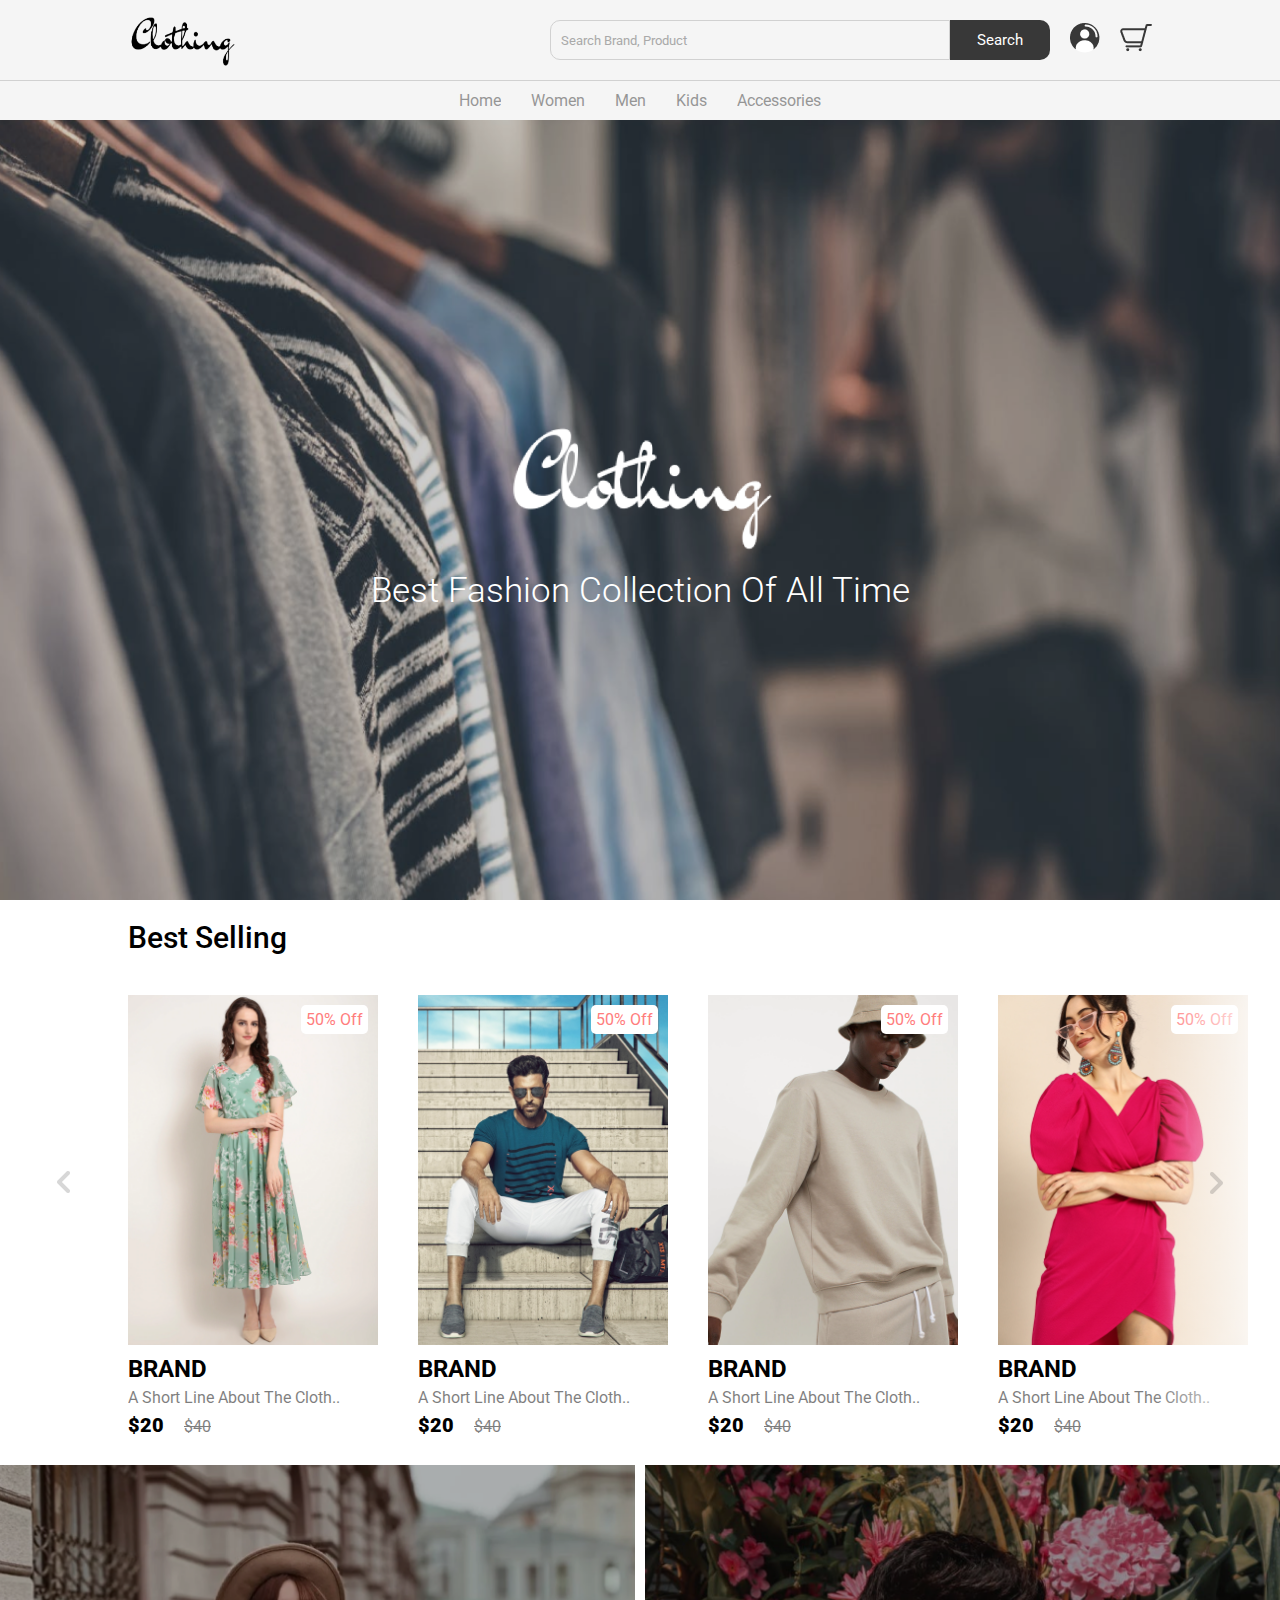
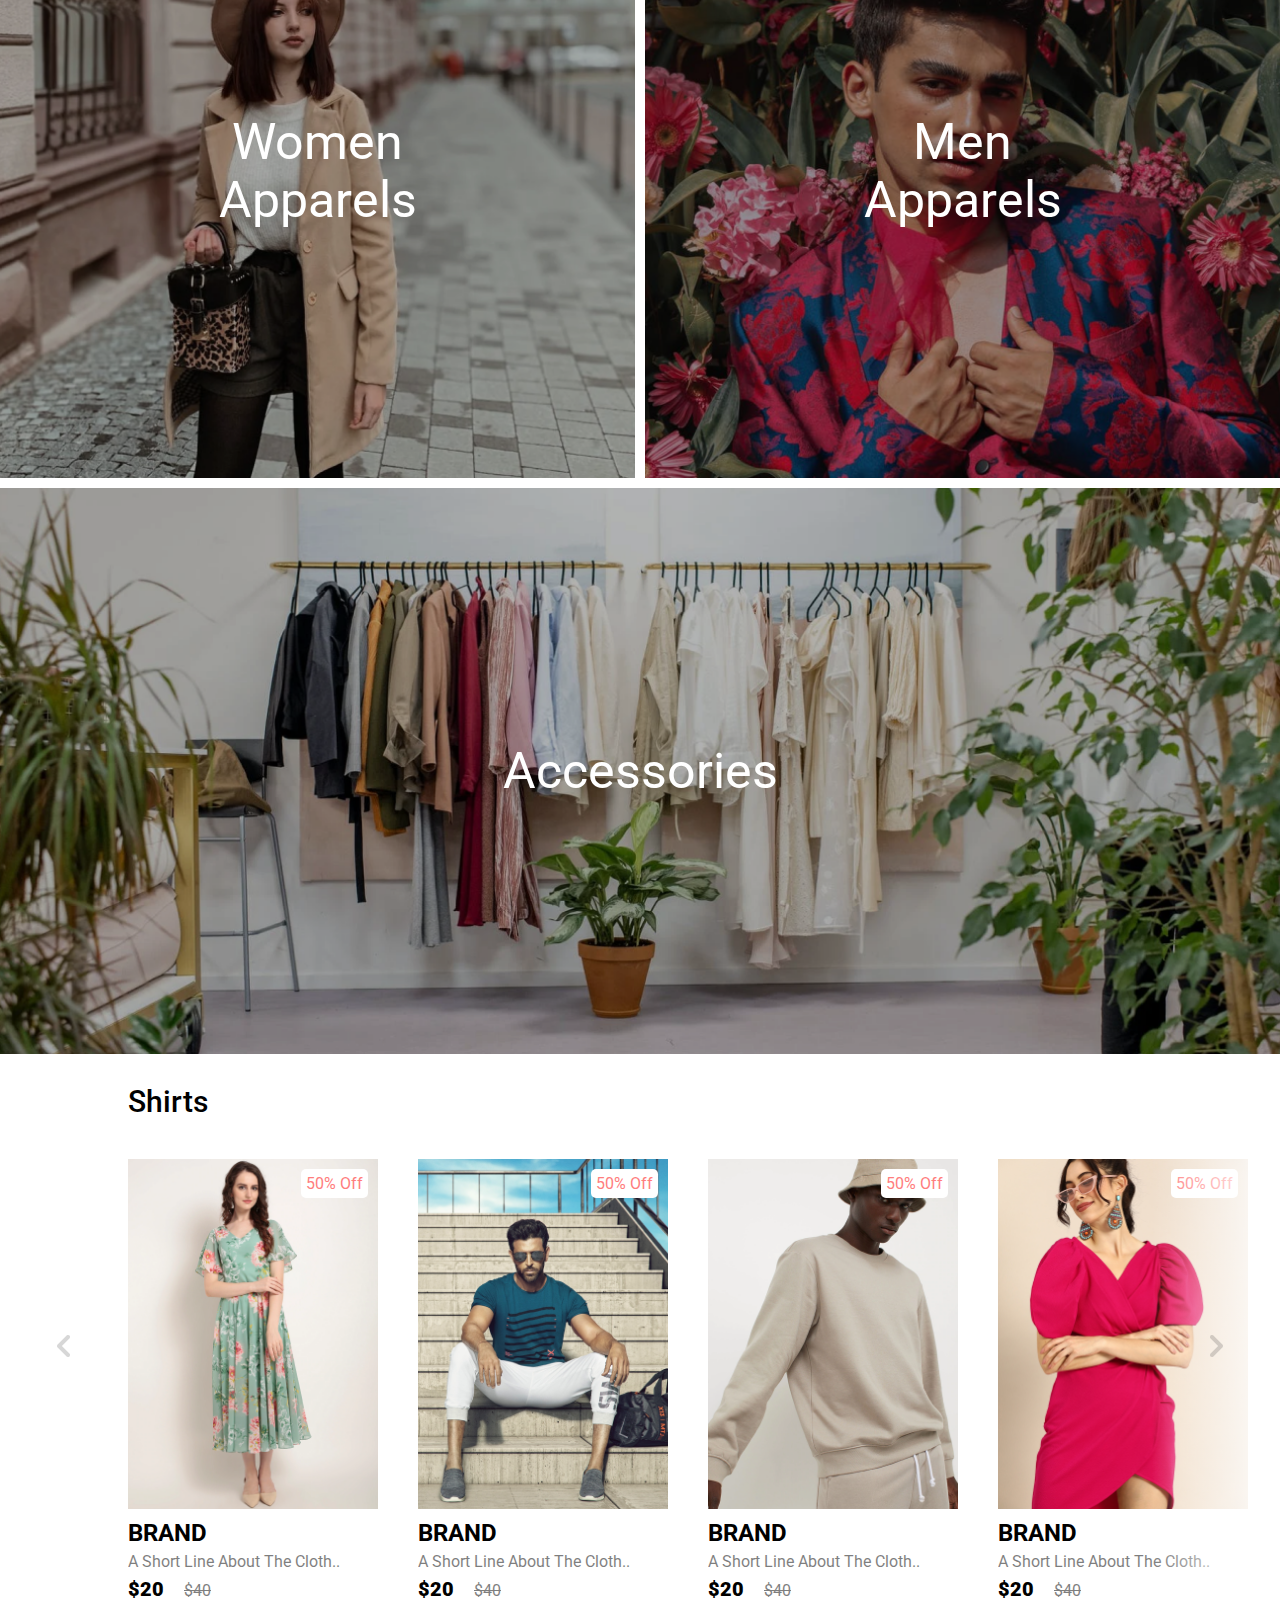
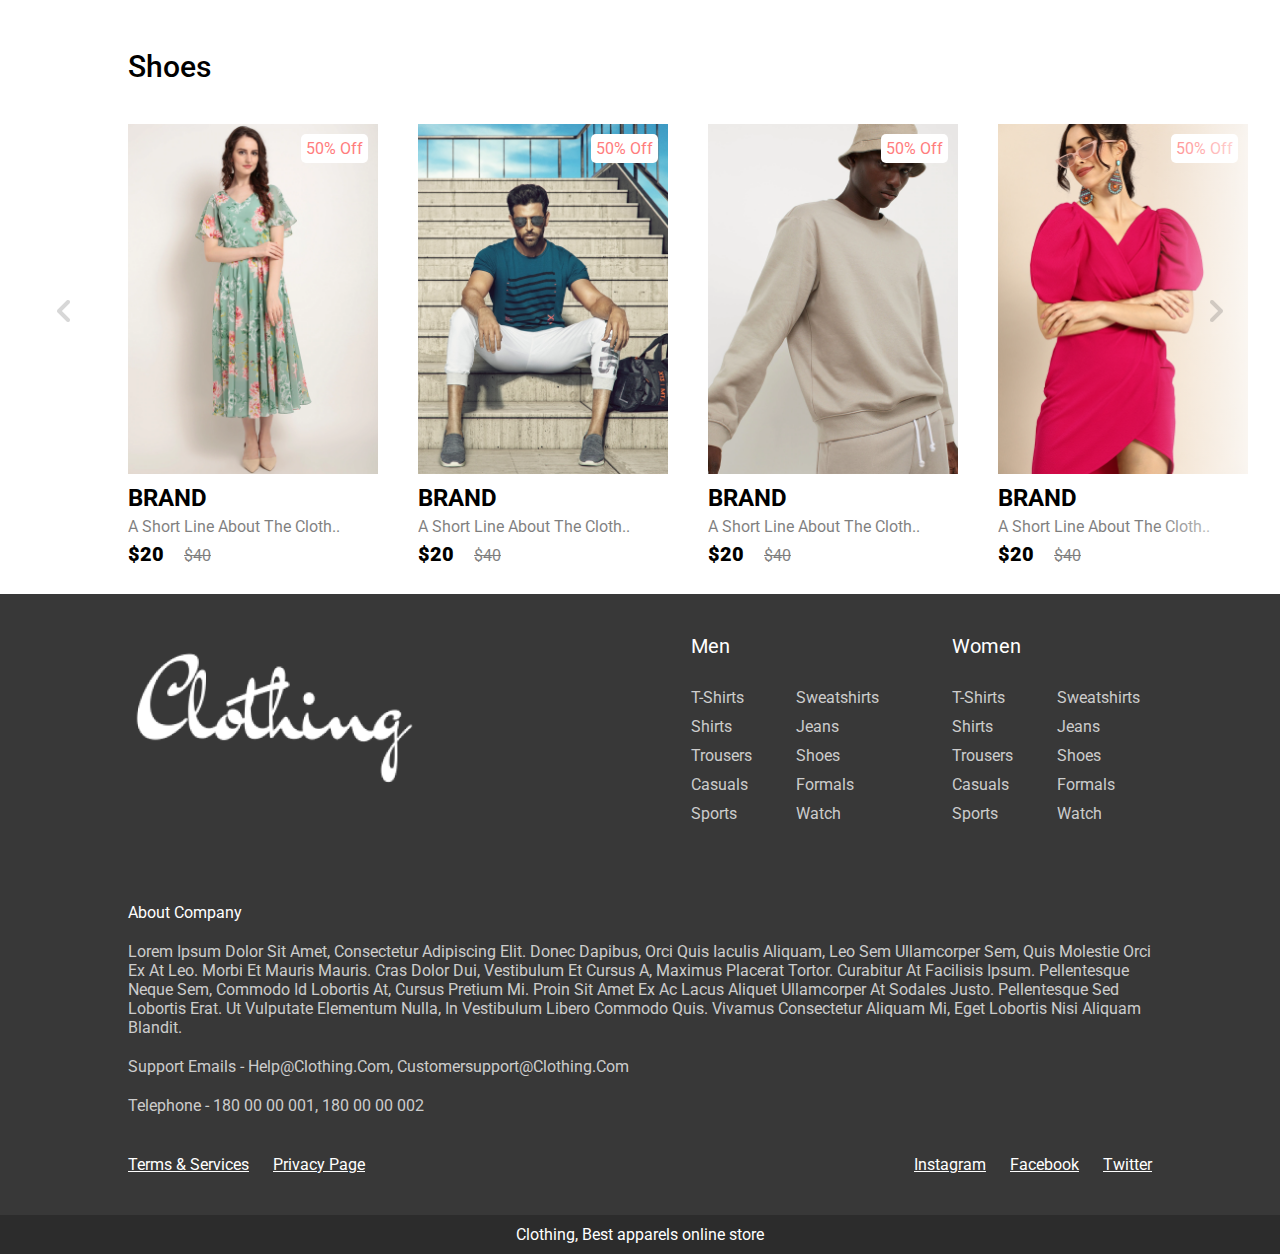
<file: index.html>
<!DOCTYPE html>
<html lang="en">
<head>
    <meta charset="UTF-8">
    <meta http-equiv="X-UA-Compatible" content="IE=edge">
    <meta name="viewport" content="width=device-width, initial-scale=1.0">
    <title>Clothing - Best Apparels Online Store</title>
    <link rel="stylesheet" href="css/home.css">
</head>
<body>
    <nav class="navbar"></nav>

    <!-- hero section -->
    <header class="hero-section">
        <div class="content">
            <img src="img/light-logo.png" class="logo" alt="">
            <p class="sub-heading">best fashion collection of all time</p>
        </div>
    </header>

    <!-- cards-container -->
    <section class="product">
        <h2 class="product-category">best selling</h2>
        <button class="pre-btn"><img src="img/arrow.png" alt=""></button>
        <button class="nxt-btn"><img src="img/arrow.png" alt=""></button>
        <div class="product-container">
            <!-- card 1 -->
            <div class="product-card">
                <div class="product-image">
                    <span class="discount-tag">50% off</span>
                    <img src="img/card1.png" class="product-thumb" alt="">
                    <button class="card-btn">add to whislist</button>
                </div>
                <div class="product-info">
                    <h2 class="product-brand">brand</h2>
                    <p class="product-short-des">a short line about the cloth..</p>
                    <span class="price">$20</span><span class="actual-price">$40</span>
                </div>
            </div>
            <!-- card 2-->
            <div class="product-card">
                <div class="product-image">
                    <span class="discount-tag">50% off</span>
                    <img src="img/card2.png" class="product-thumb" alt="">
                    <button class="card-btn">add to whislist</button>
                </div>
                <div class="product-info">
                    <h2 class="product-brand">brand</h2>
                    <p class="product-short-des">a short line about the cloth..</p>
                    <span class="price">$20</span><span class="actual-price">$40</span>
                </div>
            </div>
            <!-- card 3-->
            <div class="product-card">
                <div class="product-image">
                    <span class="discount-tag">50% off</span>
                    <img src="img/card3.png" class="product-thumb" alt="">
                    <button class="card-btn">add to whislist</button>
                </div>
                <div class="product-info">
                    <h2 class="product-brand">brand</h2>
                    <p class="product-short-des">a short line about the cloth..</p>
                    <span class="price">$20</span><span class="actual-price">$40</span>
                </div>
            </div>
            <!-- card 4-->
            <div class="product-card">
                <div class="product-image">
                    <span class="discount-tag">50% off</span>
                    <img src="img/card4.png" class="product-thumb" alt="">
                    <button class="card-btn">add to whislist</button>
                </div>
                <div class="product-info">
                    <h2 class="product-brand">brand</h2>
                    <p class="product-short-des">a short line about the cloth..</p>
                    <span class="price">$20</span><span class="actual-price">$40</span>
                </div>
            </div>
            <!-- card 5-->
            <div class="product-card">
                <div class="product-image">
                    <span class="discount-tag">50% off</span>
                    <img src="img/card5.png" class="product-thumb" alt="">
                    <button class="card-btn">add to whislist</button>
                </div>
                <div class="product-info">
                    <h2 class="product-brand">brand</h2>
                    <p class="product-short-des">a short line about the cloth..</p>
                    <span class="price">$20</span><span class="actual-price">$40</span>
                </div>
            </div>
            <!--card 6-->
            <div class="product-card">
                <div class="product-image">
                    <span class="discount-tag">50% off</span>
                    <img src="img/card6.png" class="product-thumb" alt="">
                    <button class="card-btn">add to whislist</button>
                </div>
                <div class="product-info">
                    <h2 class="product-brand">brand</h2>
                    <p class="product-short-des">a short line about the cloth..</p>
                    <span class="price">$20</span><span class="actual-price">$40</span>
                </div>
            </div>
            <!-- card 7-->
            <div class="product-card">
                <div class="product-image">
                    <span class="discount-tag">50% off</span>
                    <img src="img/card7.png" class="product-thumb" alt="">
                    <button class="card-btn">add to whislist</button>
                </div>
                <div class="product-info">
                    <h2 class="product-brand">brand</h2>
                    <p class="product-short-des">a short line about the cloth..</p>
                    <span class="price">$20</span><span class="actual-price">$40</span>
                </div>
            </div>
            <div class="product-card">
                <div class="product-image">
                    <span class="discount-tag">50% off</span>
                    <img src="img/card1.png" class="product-thumb" alt="">
                    <button class="card-btn">add to whislist</button>
                </div>
                <div class="product-info">
                    <h2 class="product-brand">brand</h2>
                    <p class="product-short-des">a short line about the cloth..</p>
                    <span class="price">$20</span><span class="actual-price">$40</span>
                </div>
            </div>
        </div>
    </section>

    <!-- collections -->
    <section class="collection-container">
        <a href="#" class="collection">
            <img src="img/women-collection.png" alt="">
            <p class="collection-title">women <br> apparels</p>
        </a>

        <a href="#" class="collection">
            <img src="img/men-collection.png" alt="">
            <p class="collection-title">men <br> apparels</p>
        </a>

        <a href="#" class="collection">
            <img src="img/accessories-collection.png" alt="">
            <p class="collection-title">accessories</p>
        </a>
    </section>

    <!-- cards container 2-->
    <section class="product">
        <h2 class="product-category">Shirts</h2>
        <button class="pre-btn"><img src="img/arrow.png" alt=""></button>
        <button class="nxt-btn"><img src="img/arrow.png" alt=""></button>
        <div class="product-container">
            <!-- card 1 -->
            <div class="product-card">
                <div class="product-image">
                    <span class="discount-tag">50% off</span>
                    <img src="img/card1.png" class="product-thumb" alt="">
                    <button class="card-btn">add to whislist</button>
                </div>
                <div class="product-info">
                    <h2 class="product-brand">brand</h2>
                    <p class="product-short-des">a short line about the cloth..</p>
                    <span class="price">$20</span><span class="actual-price">$40</span>
                </div>
            </div>
            <!-- card 2-->
            <div class="product-card">
                <div class="product-image">
                    <span class="discount-tag">50% off</span>
                    <img src="img/card2.png" class="product-thumb" alt="">
                    <button class="card-btn">add to whislist</button>
                </div>
                <div class="product-info">
                    <h2 class="product-brand">brand</h2>
                    <p class="product-short-des">a short line about the cloth..</p>
                    <span class="price">$20</span><span class="actual-price">$40</span>
                </div>
            </div>
            <!-- card 3-->
            <div class="product-card">
                <div class="product-image">
                    <span class="discount-tag">50% off</span>
                    <img src="img/card3.png" class="product-thumb" alt="">
                    <button class="card-btn">add to whislist</button>
                </div>
                <div class="product-info">
                    <h2 class="product-brand">brand</h2>
                    <p class="product-short-des">a short line about the cloth..</p>
                    <span class="price">$20</span><span class="actual-price">$40</span>
                </div>
            </div>
            <!-- card 4-->
            <div class="product-card">
                <div class="product-image">
                    <span class="discount-tag">50% off</span>
                    <img src="img/card4.png" class="product-thumb" alt="">
                    <button class="card-btn">add to whislist</button>
                </div>
                <div class="product-info">
                    <h2 class="product-brand">brand</h2>
                    <p class="product-short-des">a short line about the cloth..</p>
                    <span class="price">$20</span><span class="actual-price">$40</span>
                </div>
            </div>
            <!-- card 5-->
            <div class="product-card">
                <div class="product-image">
                    <span class="discount-tag">50% off</span>
                    <img src="img/card5.png" class="product-thumb" alt="">
                    <button class="card-btn">add to whislist</button>
                </div>
                <div class="product-info">
                    <h2 class="product-brand">brand</h2>
                    <p class="product-short-des">a short line about the cloth..</p>
                    <span class="price">$20</span><span class="actual-price">$40</span>
                </div>
            </div>
            <!--card 6-->
            <div class="product-card">
                <div class="product-image">
                    <span class="discount-tag">50% off</span>
                    <img src="img/card6.png" class="product-thumb" alt="">
                    <button class="card-btn">add to whislist</button>
                </div>
                <div class="product-info">
                    <h2 class="product-brand">brand</h2>
                    <p class="product-short-des">a short line about the cloth..</p>
                    <span class="price">$20</span><span class="actual-price">$40</span>
                </div>
            </div>
            <!-- card 7-->
            <div class="product-card">
                <div class="product-image">
                    <span class="discount-tag">50% off</span>
                    <img src="img/card7.png" class="product-thumb" alt="">
                    <button class="card-btn">add to whislist</button>
                </div>
                <div class="product-info">
                    <h2 class="product-brand">brand</h2>
                    <p class="product-short-des">a short line about the cloth..</p>
                    <span class="price">$20</span><span class="actual-price">$40</span>
                </div>
            </div>
            <div class="product-card">
                <div class="product-image">
                    <span class="discount-tag">50% off</span>
                    <img src="img/card1.png" class="product-thumb" alt="">
                    <button class="card-btn">add to whislist</button>
                </div>
                <div class="product-info">
                    <h2 class="product-brand">brand</h2>
                    <p class="product-short-des">a short line about the cloth..</p>
                    <span class="price">$20</span><span class="actual-price">$40</span>
                </div>
            </div>
        </div>
    </section>

    <!-- cards container 3-->
    <section class="product">
        <h2 class="product-category">Shoes</h2>
        <button class="pre-btn"><img src="img/arrow.png" alt=""></button>
        <button class="nxt-btn"><img src="img/arrow.png" alt=""></button>
        <div class="product-container">
            <!-- card 1 -->
            <div class="product-card">
                <div class="product-image">
                    <span class="discount-tag">50% off</span>
                    <img src="img/card1.png" class="product-thumb" alt="">
                    <button class="card-btn">add to whislist</button>
                </div>
                <div class="product-info">
                    <h2 class="product-brand">brand</h2>
                    <p class="product-short-des">a short line about the cloth..</p>
                    <span class="price">$20</span><span class="actual-price">$40</span>
                </div>
            </div>
            <!-- card 2-->
            <div class="product-card">
                <div class="product-image">
                    <span class="discount-tag">50% off</span>
                    <img src="img/card2.png" class="product-thumb" alt="">
                    <button class="card-btn">add to whislist</button>
                </div>
                <div class="product-info">
                    <h2 class="product-brand">brand</h2>
                    <p class="product-short-des">a short line about the cloth..</p>
                    <span class="price">$20</span><span class="actual-price">$40</span>
                </div>
            </div>
            <!-- card 3-->
            <div class="product-card">
                <div class="product-image">
                    <span class="discount-tag">50% off</span>
                    <img src="img/card3.png" class="product-thumb" alt="">
                    <button class="card-btn">add to whislist</button>
                </div>
                <div class="product-info">
                    <h2 class="product-brand">brand</h2>
                    <p class="product-short-des">a short line about the cloth..</p>
                    <span class="price">$20</span><span class="actual-price">$40</span>
                </div>
            </div>
            <!-- card 4-->
            <div class="product-card">
                <div class="product-image">
                    <span class="discount-tag">50% off</span>
                    <img src="img/card4.png" class="product-thumb" alt="">
                    <button class="card-btn">add to whislist</button>
                </div>
                <div class="product-info">
                    <h2 class="product-brand">brand</h2>
                    <p class="product-short-des">a short line about the cloth..</p>
                    <span class="price">$20</span><span class="actual-price">$40</span>
                </div>
            </div>
            <!-- card 5-->
            <div class="product-card">
                <div class="product-image">
                    <span class="discount-tag">50% off</span>
                    <img src="img/card5.png" class="product-thumb" alt="">
                    <button class="card-btn">add to whislist</button>
                </div>
                <div class="product-info">
                    <h2 class="product-brand">brand</h2>
                    <p class="product-short-des">a short line about the cloth..</p>
                    <span class="price">$20</span><span class="actual-price">$40</span>
                </div>
            </div>
            <!--card 6-->
            <div class="product-card">
                <div class="product-image">
                    <span class="discount-tag">50% off</span>
                    <img src="img/card6.png" class="product-thumb" alt="">
                    <button class="card-btn">add to whislist</button>
                </div>
                <div class="product-info">
                    <h2 class="product-brand">brand</h2>
                    <p class="product-short-des">a short line about the cloth..</p>
                    <span class="price">$20</span><span class="actual-price">$40</span>
                </div>
            </div>
            <!-- card 7-->
            <div class="product-card">
                <div class="product-image">
                    <span class="discount-tag">50% off</span>
                    <img src="img/card7.png" class="product-thumb" alt="">
                    <button class="card-btn">add to whislist</button>
                </div>
                <div class="product-info">
                    <h2 class="product-brand">brand</h2>
                    <p class="product-short-des">a short line about the cloth..</p>
                    <span class="price">$20</span><span class="actual-price">$40</span>
                </div>
            </div>
            <div class="product-card">
                <div class="product-image">
                    <span class="discount-tag">50% off</span>
                    <img src="img/card1.png" class="product-thumb" alt="">
                    <button class="card-btn">add to whislist</button>
                </div>
                <div class="product-info">
                    <h2 class="product-brand">brand</h2>
                    <p class="product-short-des">a short line about the cloth..</p>
                    <span class="price">$20</span><span class="actual-price">$40</span>
                </div>
            </div>
        </div>
    </section>

    <footer>
        
    </footer>

    <script src="js/nav.js"></script>
    <script src="js/footer.js"></script>
    <script src="js/home.js"></script>
</body>
</html>
</file>
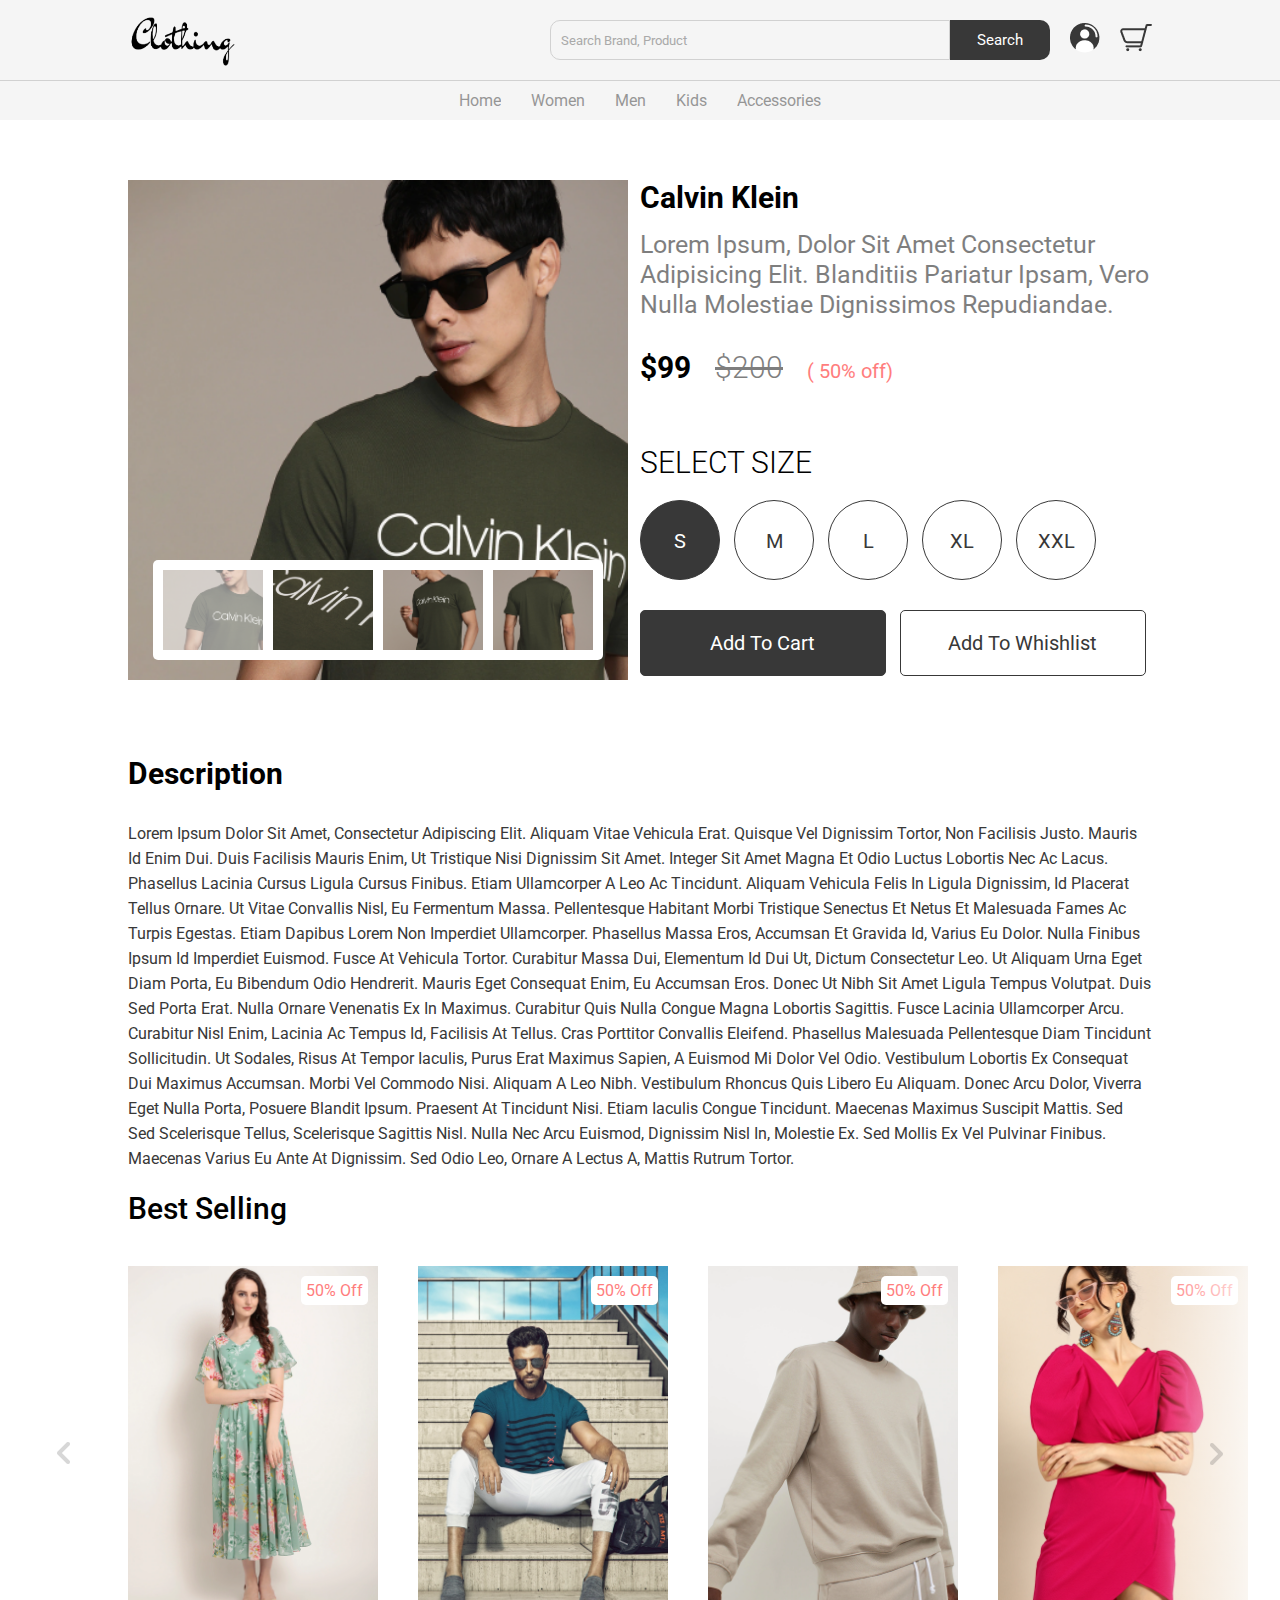
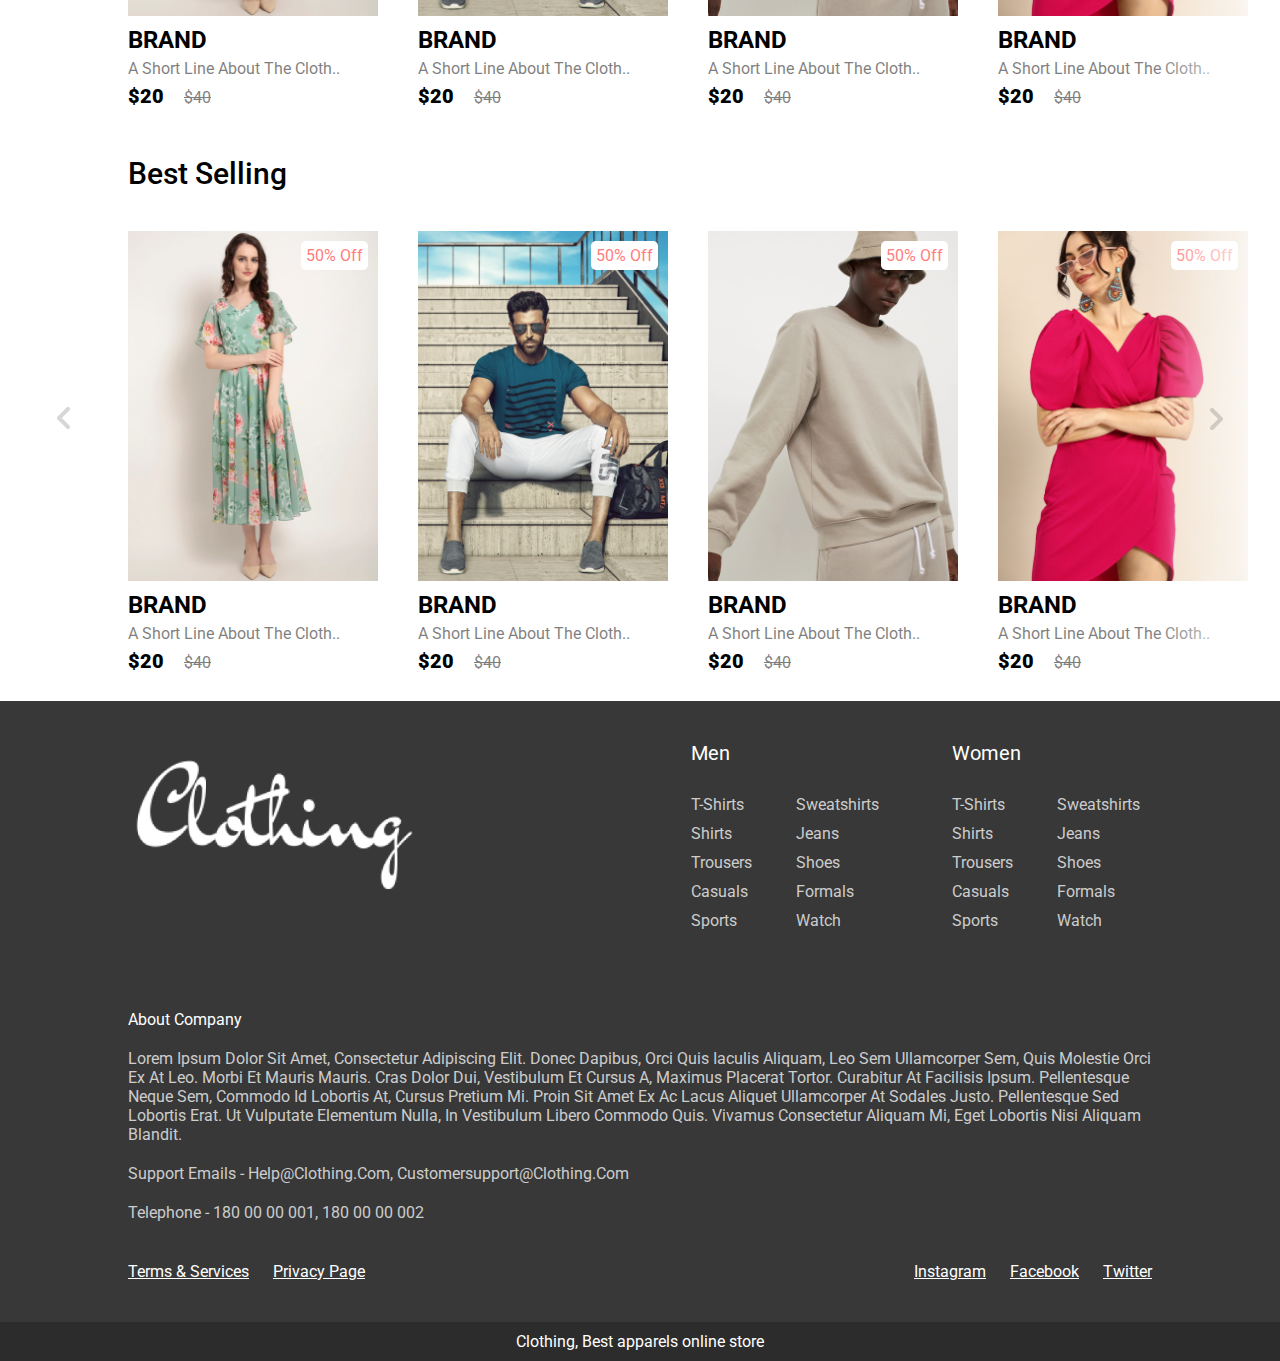
<file: product.html>
<!DOCTYPE html>
<html lang="en">
<head>
    <meta charset="UTF-8">
    <meta http-equiv="X-UA-Compatible" content="IE=edge">
    <meta name="viewport" content="width=device-width, initial-scale=1.0">
    <title>Product - </title>
    <link rel="stylesheet" href="css/home.css">
    <link rel="stylesheet" href="css/product.css">
</head>
<body>
    <nav class="navbar"></nav>

    <section class="product-details">
        <div class="image-slider">
            <div class="product-images">
                <img src="img/product image 1.png" class="active" alt="">
                <img src="img/product image 2.png" alt="">
                <img src="img/product image 3.png" alt="">
                <img src="img/product image 4.png" alt="">
            </div>
        </div>
        <div class="details">
            <h2 class="product-brand">calvin klein</h2>
            <p class="product-short-des">Lorem ipsum, dolor sit amet consectetur adipisicing elit. Blanditiis pariatur ipsam, vero nulla molestiae dignissimos repudiandae.</p>
            <span class="product-price">$99</span>
            <span class="product-actual-price">$200</span>
            <span class="product-discount">( 50% off)</span>

            <p class="product-sub-heading">select size</p>

            <input type="radio" name="size" value="s" checked hidden id="s-size">
            <label for="s-size" class="size-radio-btn check">s</label>

            <input type="radio" name="size" value="m" hidden id="m-size">
            <label for="m-size" class="size-radio-btn">m</label>

            <input type="radio" name="size" value="l" hidden id="l-size">
            <label for="l-size" class="size-radio-btn">l</label>

            <input type="radio" name="size" value="xl" hidden id="xl-size">
            <label for="xl-size" class="size-radio-btn">xl</label>

            <input type="radio" name="size" value="xxl" hidden id="xxl-size">
            <label for="xxl-size" class="size-radio-btn">xxl</label>      
            
            <button class="btn cart-btn">add to cart</button>
            <button class="btn">add to whishlist</button>
        </div>
    </section>

    <section class="detail-des">
        <h2 class="heading">description</h2>
        <p class="des">Lorem ipsum dolor sit amet, consectetur adipiscing elit. Aliquam vitae vehicula erat. Quisque vel dignissim tortor, non facilisis justo. Mauris id enim dui. Duis facilisis mauris enim, ut tristique nisi dignissim sit amet. Integer sit amet magna et odio luctus lobortis nec ac lacus. Phasellus lacinia cursus ligula cursus finibus. Etiam ullamcorper a leo ac tincidunt. Aliquam vehicula felis in ligula dignissim, id placerat tellus ornare. Ut vitae convallis nisl, eu fermentum massa. Pellentesque habitant morbi tristique senectus et netus et malesuada fames ac turpis egestas. Etiam dapibus lorem non imperdiet ullamcorper. Phasellus massa eros, accumsan et gravida id, varius eu dolor. Nulla finibus ipsum id imperdiet euismod. Fusce at vehicula tortor. Curabitur massa dui, elementum id dui ut, dictum consectetur leo.

            Ut aliquam urna eget diam porta, eu bibendum odio hendrerit. Mauris eget consequat enim, eu accumsan eros. Donec ut nibh sit amet ligula tempus volutpat. Duis sed porta erat. Nulla ornare venenatis ex in maximus. Curabitur quis nulla congue magna lobortis sagittis. Fusce lacinia ullamcorper arcu. Curabitur nisl enim, lacinia ac tempus id, facilisis at tellus. Cras porttitor convallis eleifend. Phasellus malesuada pellentesque diam tincidunt sollicitudin. Ut sodales, risus at tempor iaculis, purus erat maximus sapien, a euismod mi dolor vel odio.
            
            Vestibulum lobortis ex consequat dui maximus accumsan. Morbi vel commodo nisi. Aliquam a leo nibh. Vestibulum rhoncus quis libero eu aliquam. Donec arcu dolor, viverra eget nulla porta, posuere blandit ipsum. Praesent at tincidunt nisi. Etiam iaculis congue tincidunt. Maecenas maximus suscipit mattis. Sed sed scelerisque tellus, scelerisque sagittis nisl. Nulla nec arcu euismod, dignissim nisl in, molestie ex. Sed mollis ex vel pulvinar finibus. Maecenas varius eu ante at dignissim. Sed odio leo, ornare a lectus a, mattis rutrum tortor.</p>
    </section>

    <!-- cards-container -->
    <section class="product">
        <h2 class="product-category">best selling</h2>
        <button class="pre-btn"><img src="img/arrow.png" alt=""></button>
        <button class="nxt-btn"><img src="img/arrow.png" alt=""></button>
        <div class="product-container">
            <!-- card 1 -->
            <div class="product-card">
                <div class="product-image">
                    <span class="discount-tag">50% off</span>
                    <img src="img/card1.png" class="product-thumb" alt="">
                    <button class="card-btn">add to whislist</button>
                </div>
                <div class="product-info">
                    <h2 class="product-brand">brand</h2>
                    <p class="product-short-des">a short line about the cloth..</p>
                    <span class="price">$20</span><span class="actual-price">$40</span>
                </div>
            </div>
            <!-- card 2-->
            <div class="product-card">
                <div class="product-image">
                    <span class="discount-tag">50% off</span>
                    <img src="img/card2.png" class="product-thumb" alt="">
                    <button class="card-btn">add to whislist</button>
                </div>
                <div class="product-info">
                    <h2 class="product-brand">brand</h2>
                    <p class="product-short-des">a short line about the cloth..</p>
                    <span class="price">$20</span><span class="actual-price">$40</span>
                </div>
            </div>
            <!-- card 3-->
            <div class="product-card">
                <div class="product-image">
                    <span class="discount-tag">50% off</span>
                    <img src="img/card3.png" class="product-thumb" alt="">
                    <button class="card-btn">add to whislist</button>
                </div>
                <div class="product-info">
                    <h2 class="product-brand">brand</h2>
                    <p class="product-short-des">a short line about the cloth..</p>
                    <span class="price">$20</span><span class="actual-price">$40</span>
                </div>
            </div>
            <!-- card 4-->
            <div class="product-card">
                <div class="product-image">
                    <span class="discount-tag">50% off</span>
                    <img src="img/card4.png" class="product-thumb" alt="">
                    <button class="card-btn">add to whislist</button>
                </div>
                <div class="product-info">
                    <h2 class="product-brand">brand</h2>
                    <p class="product-short-des">a short line about the cloth..</p>
                    <span class="price">$20</span><span class="actual-price">$40</span>
                </div>
            </div>
            <!-- card 5-->
            <div class="product-card">
                <div class="product-image">
                    <span class="discount-tag">50% off</span>
                    <img src="img/card5.png" class="product-thumb" alt="">
                    <button class="card-btn">add to whislist</button>
                </div>
                <div class="product-info">
                    <h2 class="product-brand">brand</h2>
                    <p class="product-short-des">a short line about the cloth..</p>
                    <span class="price">$20</span><span class="actual-price">$40</span>
                </div>
            </div>
            <!--card 6-->
            <div class="product-card">
                <div class="product-image">
                    <span class="discount-tag">50% off</span>
                    <img src="img/card6.png" class="product-thumb" alt="">
                    <button class="card-btn">add to whislist</button>
                </div>
                <div class="product-info">
                    <h2 class="product-brand">brand</h2>
                    <p class="product-short-des">a short line about the cloth..</p>
                    <span class="price">$20</span><span class="actual-price">$40</span>
                </div>
            </div>
            <!-- card 7-->
            <div class="product-card">
                <div class="product-image">
                    <span class="discount-tag">50% off</span>
                    <img src="img/card7.png" class="product-thumb" alt="">
                    <button class="card-btn">add to whislist</button>
                </div>
                <div class="product-info">
                    <h2 class="product-brand">brand</h2>
                    <p class="product-short-des">a short line about the cloth..</p>
                    <span class="price">$20</span><span class="actual-price">$40</span>
                </div>
            </div>
            <div class="product-card">
                <div class="product-image">
                    <span class="discount-tag">50% off</span>
                    <img src="img/card1.png" class="product-thumb" alt="">
                    <button class="card-btn">add to whislist</button>
                </div>
                <div class="product-info">
                    <h2 class="product-brand">brand</h2>
                    <p class="product-short-des">a short line about the cloth..</p>
                    <span class="price">$20</span><span class="actual-price">$40</span>
                </div>
            </div>
        </div>
    </section>

    <!-- cards-container -->
    <section class="product">
        <h2 class="product-category">best selling</h2>
        <button class="pre-btn"><img src="img/arrow.png" alt=""></button>
        <button class="nxt-btn"><img src="img/arrow.png" alt=""></button>
        <div class="product-container">
            <!-- card 1 -->
            <div class="product-card">
                <div class="product-image">
                    <span class="discount-tag">50% off</span>
                    <img src="img/card1.png" class="product-thumb" alt="">
                    <button class="card-btn">add to whislist</button>
                </div>
                <div class="product-info">
                    <h2 class="product-brand">brand</h2>
                    <p class="product-short-des">a short line about the cloth..</p>
                    <span class="price">$20</span><span class="actual-price">$40</span>
                </div>
            </div>
            <!-- card 2-->
            <div class="product-card">
                <div class="product-image">
                    <span class="discount-tag">50% off</span>
                    <img src="img/card2.png" class="product-thumb" alt="">
                    <button class="card-btn">add to whislist</button>
                </div>
                <div class="product-info">
                    <h2 class="product-brand">brand</h2>
                    <p class="product-short-des">a short line about the cloth..</p>
                    <span class="price">$20</span><span class="actual-price">$40</span>
                </div>
            </div>
            <!-- card 3-->
            <div class="product-card">
                <div class="product-image">
                    <span class="discount-tag">50% off</span>
                    <img src="img/card3.png" class="product-thumb" alt="">
                    <button class="card-btn">add to whislist</button>
                </div>
                <div class="product-info">
                    <h2 class="product-brand">brand</h2>
                    <p class="product-short-des">a short line about the cloth..</p>
                    <span class="price">$20</span><span class="actual-price">$40</span>
                </div>
            </div>
            <!-- card 4-->
            <div class="product-card">
                <div class="product-image">
                    <span class="discount-tag">50% off</span>
                    <img src="img/card4.png" class="product-thumb" alt="">
                    <button class="card-btn">add to whislist</button>
                </div>
                <div class="product-info">
                    <h2 class="product-brand">brand</h2>
                    <p class="product-short-des">a short line about the cloth..</p>
                    <span class="price">$20</span><span class="actual-price">$40</span>
                </div>
            </div>
            <!-- card 5-->
            <div class="product-card">
                <div class="product-image">
                    <span class="discount-tag">50% off</span>
                    <img src="img/card5.png" class="product-thumb" alt="">
                    <button class="card-btn">add to whislist</button>
                </div>
                <div class="product-info">
                    <h2 class="product-brand">brand</h2>
                    <p class="product-short-des">a short line about the cloth..</p>
                    <span class="price">$20</span><span class="actual-price">$40</span>
                </div>
            </div>
            <!--card 6-->
            <div class="product-card">
                <div class="product-image">
                    <span class="discount-tag">50% off</span>
                    <img src="img/card6.png" class="product-thumb" alt="">
                    <button class="card-btn">add to whislist</button>
                </div>
                <div class="product-info">
                    <h2 class="product-brand">brand</h2>
                    <p class="product-short-des">a short line about the cloth..</p>
                    <span class="price">$20</span><span class="actual-price">$40</span>
                </div>
            </div>
            <!-- card 7-->
            <div class="product-card">
                <div class="product-image">
                    <span class="discount-tag">50% off</span>
                    <img src="img/card7.png" class="product-thumb" alt="">
                    <button class="card-btn">add to whislist</button>
                </div>
                <div class="product-info">
                    <h2 class="product-brand">brand</h2>
                    <p class="product-short-des">a short line about the cloth..</p>
                    <span class="price">$20</span><span class="actual-price">$40</span>
                </div>
            </div>
            <div class="product-card">
                <div class="product-image">
                    <span class="discount-tag">50% off</span>
                    <img src="img/card1.png" class="product-thumb" alt="">
                    <button class="card-btn">add to whislist</button>
                </div>
                <div class="product-info">
                    <h2 class="product-brand">brand</h2>
                    <p class="product-short-des">a short line about the cloth..</p>
                    <span class="price">$20</span><span class="actual-price">$40</span>
                </div>
            </div>
        </div>
    </section>

    <footer></footer>
    <script src="js/nav.js"></script>
    <script src="js/footer.js"></script>
    <script src="js/home.js"></script>
    <script src="js/product.js"></script>
</body>
</html>
</file>
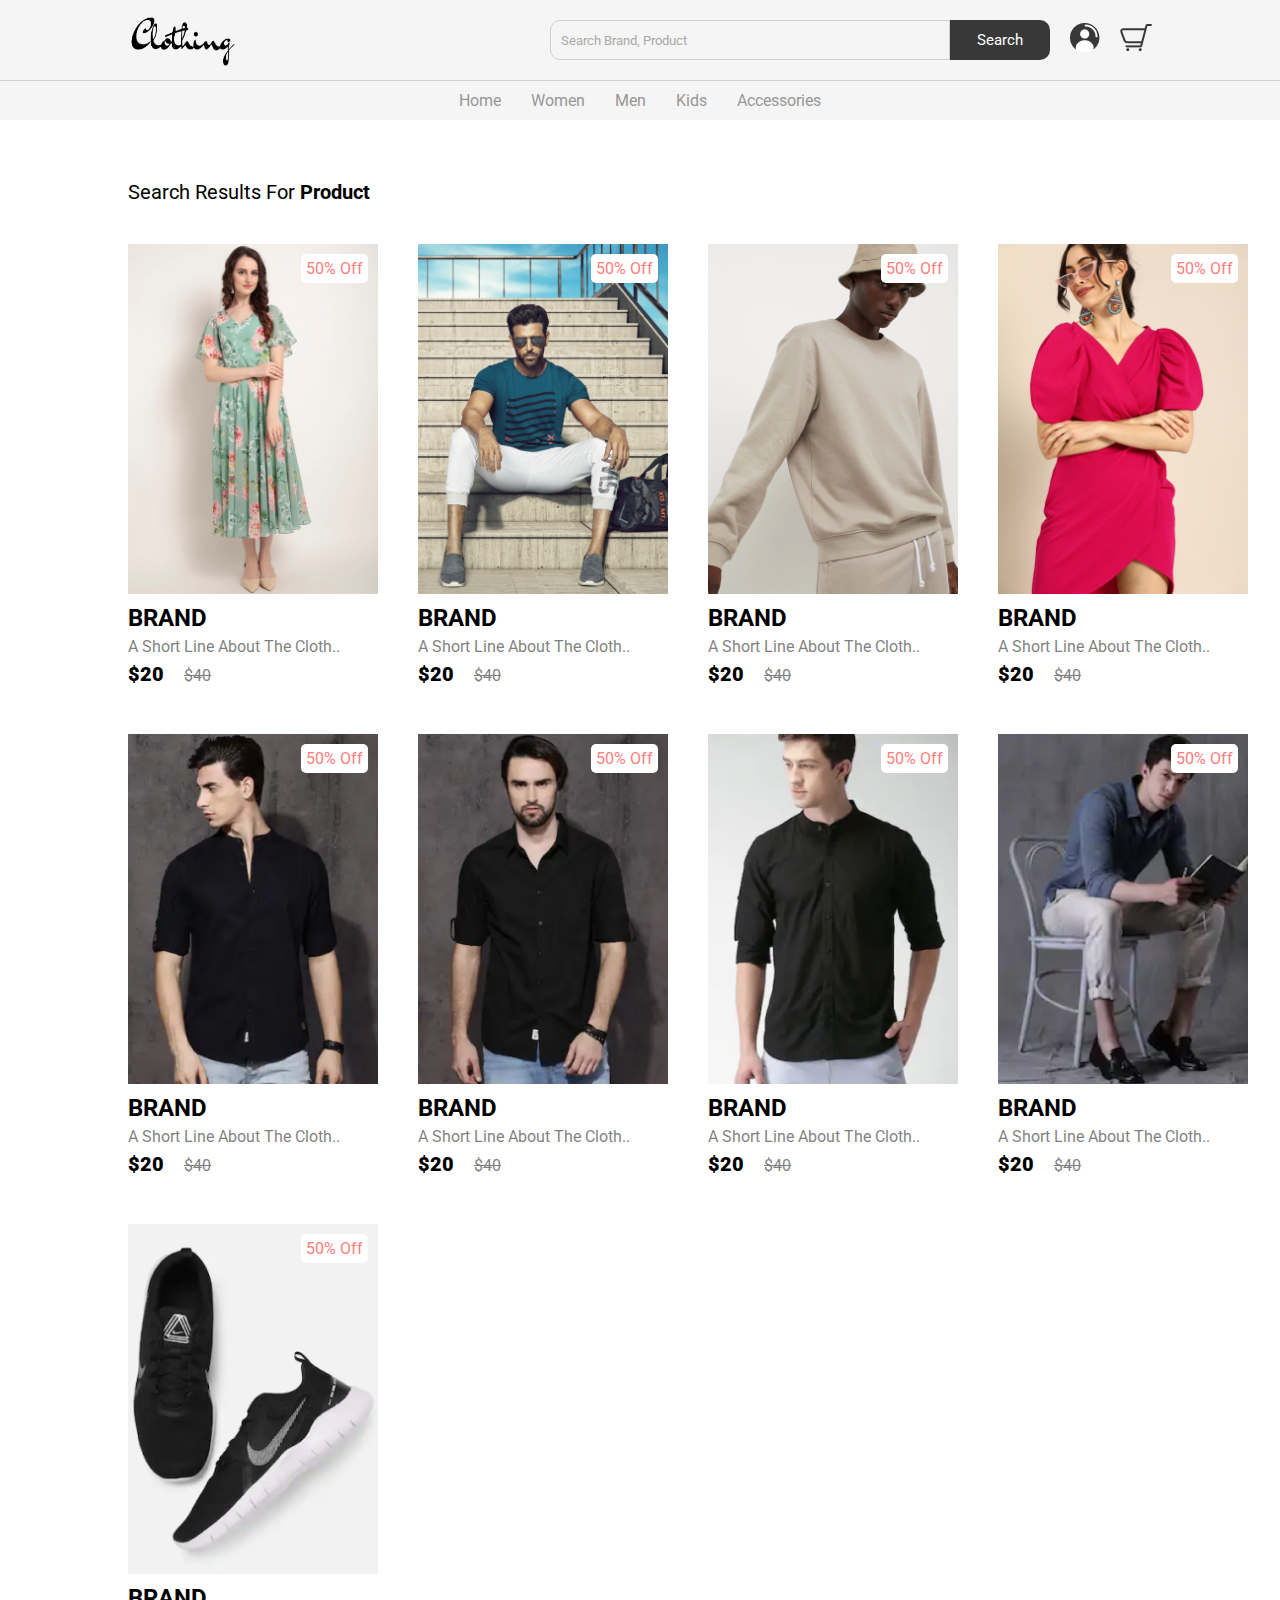
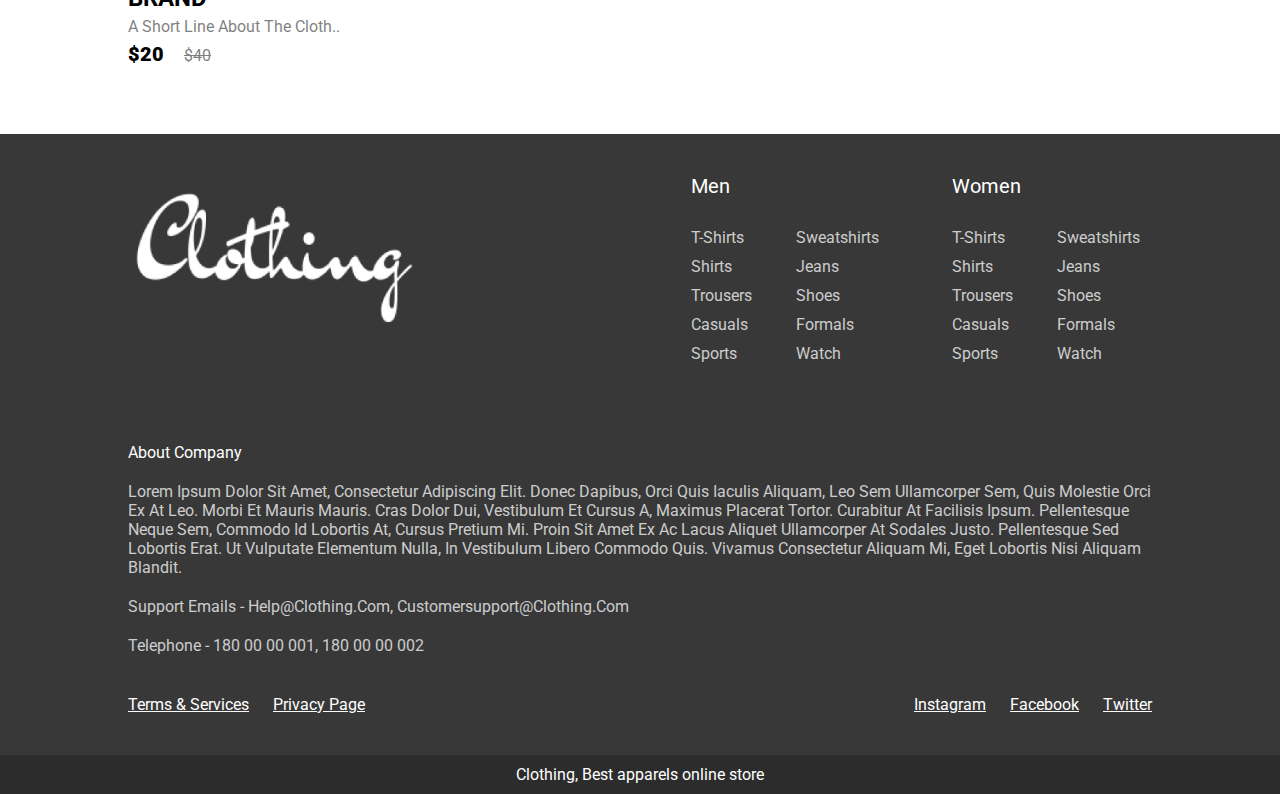
<file: search.html>
<!DOCTYPE html>
<html lang="en">
<head>
    <meta charset="UTF-8">
    <meta http-equiv="X-UA-Compatible" content="IE=edge">
    <meta name="viewport" content="width=device-width, initial-scale=1.0">
    <title>Search Results for</title>

    <link rel="stylesheet" href="css/home.css">
    <link rel="stylesheet" href="css/search.css">
</head>
<body>
    
    <nav class="navbar"></nav>

    <section class="search-results">
        <h2 class="heading">search results for <span>product</span></h2>
        <div class="product-container">
            <!-- card 1 -->
            <div class="product-card">
                <div class="product-image">
                    <span class="discount-tag">50% off</span>
                    <img src="img/card1.png" class="product-thumb" alt="">
                    <button class="card-btn">add to whislist</button>
                </div>
                <div class="product-info">
                    <h2 class="product-brand">brand</h2>
                    <p class="product-short-des">a short line about the cloth..</p>
                    <span class="price">$20</span><span class="actual-price">$40</span>
                </div>
            </div>
            <!-- card 2-->
            <div class="product-card">
                <div class="product-image">
                    <span class="discount-tag">50% off</span>
                    <img src="img/card2.png" class="product-thumb" alt="">
                    <button class="card-btn">add to whislist</button>
                </div>
                <div class="product-info">
                    <h2 class="product-brand">brand</h2>
                    <p class="product-short-des">a short line about the cloth..</p>
                    <span class="price">$20</span><span class="actual-price">$40</span>
                </div>
            </div>
            <!-- card 3-->
            <div class="product-card">
                <div class="product-image">
                    <span class="discount-tag">50% off</span>
                    <img src="img/card3.png" class="product-thumb" alt="">
                    <button class="card-btn">add to whislist</button>
                </div>
                <div class="product-info">
                    <h2 class="product-brand">brand</h2>
                    <p class="product-short-des">a short line about the cloth..</p>
                    <span class="price">$20</span><span class="actual-price">$40</span>
                </div>
            </div>
            <!-- card 4-->
            <div class="product-card">
                <div class="product-image">
                    <span class="discount-tag">50% off</span>
                    <img src="img/card4.png" class="product-thumb" alt="">
                    <button class="card-btn">add to whislist</button>
                </div>
                <div class="product-info">
                    <h2 class="product-brand">brand</h2>
                    <p class="product-short-des">a short line about the cloth..</p>
                    <span class="price">$20</span><span class="actual-price">$40</span>
                </div>
            </div>
            <!-- card 5-->
            <div class="product-card">
                <div class="product-image">
                    <span class="discount-tag">50% off</span>
                    <img src="img/card5.png" class="product-thumb" alt="">
                    <button class="card-btn">add to whislist</button>
                </div>
                <div class="product-info">
                    <h2 class="product-brand">brand</h2>
                    <p class="product-short-des">a short line about the cloth..</p>
                    <span class="price">$20</span><span class="actual-price">$40</span>
                </div>
            </div>
            <!--card 6-->
            <div class="product-card">
                <div class="product-image">
                    <span class="discount-tag">50% off</span>
                    <img src="img/card6.png" class="product-thumb" alt="">
                    <button class="card-btn">add to whislist</button>
                </div>
                <div class="product-info">
                    <h2 class="product-brand">brand</h2>
                    <p class="product-short-des">a short line about the cloth..</p>
                    <span class="price">$20</span><span class="actual-price">$40</span>
                </div>
            </div>
            <!-- card 7-->
            <div class="product-card">
                <div class="product-image">
                    <span class="discount-tag">50% off</span>
                    <img src="img/card7.png" class="product-thumb" alt="">
                    <button class="card-btn">add to whislist</button>
                </div>
                <div class="product-info">
                    <h2 class="product-brand">brand</h2>
                    <p class="product-short-des">a short line about the cloth..</p>
                    <span class="price">$20</span><span class="actual-price">$40</span>
                </div>
            </div>
            <!-- card 8-->
            <div class="product-card">
                <div class="product-image">
                    <span class="discount-tag">50% off</span>
                    <img src="img/card8.png" class="product-thumb" alt="">
                    <button class="card-btn">add to whislist</button>
                </div>
                <div class="product-info">
                    <h2 class="product-brand">brand</h2>
                    <p class="product-short-des">a short line about the cloth..</p>
                    <span class="price">$20</span><span class="actual-price">$40</span>
                </div>
            </div>

            <!-- card 9-->
            <div class="product-card">
                <div class="product-image">
                    <span class="discount-tag">50% off</span>
                    <img src="img/card9.png" class="product-thumb" alt="">
                    <button class="card-btn">add to whislist</button>
                </div>
                <div class="product-info">
                    <h2 class="product-brand">brand</h2>
                    <p class="product-short-des">a short line about the cloth..</p>
                    <span class="price">$20</span><span class="actual-price">$40</span>
                </div>
            </div>
        </div>
    </section>

    <footer></footer>

    <script src="js/nav.js"></script>
    <script src="js/footer.js"></script>
</body>
</html>
</file>
<file: css/home.css>
@import 'nav.css';
@import 'footer.css';

.hero-section{
    width: 100%;
    height: calc(100vh - 120px);
    background-image: url(../img/header.png);
    background-size: cover;
    display: flex;
    justify-content: center;
    align-items: center;
}

.hero-section .logo{
    height: 150px;
    display: block;
    margin: auto;
}

.hero-section .sub-heading{
    margin-top: 10px;
    text-align: center;
    color: #fff;
    text-transform: capitalize;
    font-size: 35px;
    font-weight: 300;
}

/* product */
.product{
    position: relative;
    overflow: hidden;
    padding: 20px 0;
}

.product-category{
    padding: 0 10vw;
    font-size: 30px;
    font-weight: 500;
    margin-bottom: 40px;
    text-transform: capitalize;
}

.product-container{
    padding: 0 10vw;
    display: flex;
    overflow-x: auto;
    scroll-behavior: smooth;
}

.product-container::-webkit-scrollbar{
    display: none;
}

.product-card{
    flex: 0 0 auto;
    width: 250px;
    height: 450px;
    margin-right: 40px;
}

.product-image{
    position: relative;
    width: 100%;
    height: 350px;
    overflow: hidden;
}

.product-thumb{
    width: 100%;
    height: 350px;
    object-fit: cover;
}

.discount-tag{
    position: absolute;
    background: #fff;
    padding: 5px;
    border-radius: 5px;
    color: #ff7d7d;
    right: 10px;
    top: 10px;
    text-transform: capitalize;
}

.card-btn{
    position: absolute;
    bottom: 10px;
    left: 50%;
    transform: translateX(-50%);
    padding: 10px;
    width: 90%;
    text-transform: capitalize;
    border: none;
    outline: none;
    background: #fff;
    border-radius: 5px;
    transition: 0.5s;
    cursor: pointer;
    opacity: 0;
}

.product-card:hover .card-btn{
    opacity: 1;
}

.card-btn:hover{
    background: #efefef;
}

.product-info{
    width: 100%;
    height: 100px;
    padding-top: 10px;
}

.product-brand{
    text-transform: uppercase;
}

.product-short-des{
    width: 100%;
    height: 20px;
    line-height: 20px;
    overflow: hidden;
    opacity: 0.5;
    text-transform: capitalize;
    margin: 5px 0;
}

.price{
    font-weight: 900;
    font-size: 20px;
}

.actual-price{
    margin-left: 20px;
    opacity: 0.5;
    text-decoration: line-through;
}

.pre-btn, .nxt-btn{
    border: none;
    width: 10vw;
    height: 100%;
    position: absolute;
    top: 0;
    display: flex;
    justify-content: center;
    align-items: center;
    background: linear-gradient(90deg, rgba(255, 255, 255, 0) 0%, #fff 100%);
    cursor: pointer;
    z-index: 8;
}

.pre-btn{
    left: 0;
    transform: rotate(180deg);
}

.nxt-btn{
    right: 0;
}

.pre-btn img, .nxt-btn img{
    opacity: 0.2;
}

.pre-btn:hover img, .nxt-btn:hover img{
    opacity: 1;
}

/* collection */

.collection-container{
    width: 100%;
    display: grid;
    grid-template-columns: repeat(2, 1fr);
    grid-gap: 10px;
}

.collection{
    position: relative;
}

.collection img{
    width: 100%;
    height: 100%;
    object-fit: cover;
}

.collection p{
    position: absolute;
    top: 50%;
    left: 50%;
    transform: translate(-50%, -50%);
    text-align: center;
    color: #fff;
    font-size: 50px;
    text-transform: capitalize;
}

.collection:nth-child(3){
    grid-column: span 2;
    margin-bottom: 10px;
}
</file>
<file: css/product.css>
.product-details{
    width: 100%;
    padding: 60px 10vw;
    display: flex;
    justify-content: space-between;
}

.image-slider{
    width: 500px;
    height: 500px;
    position: relative;
    background-image: url(../img/product\ image\ 1.png);
    background-size: cover;
}

.product-images{
    position: absolute;
    bottom: 20px;
    left: 50%;
    transform: translateX(-50%);
    width: 90%;
    background: #fff;
    border-radius: 5px;
    display: grid;
    grid-template-columns: repeat(4, 1fr);
    height: 100px;
    grid-gap: 10px;
    padding: 10px;
}

.product-images img{
    width: 100%;
    height: 80px;
    object-fit: cover;
    cursor: pointer;
}

.product-images img.active{
    opacity: 0.5;
}

.details{
    width: 50%;
}

.details .product-brand{
    text-transform: capitalize;
    font-size: 30px;
}

.details .product-short-des{
    font-size: 25px;
    line-height: 30px;
    height: auto;
    margin: 15px 0 30px;
}

.product-price{
    font-weight: 700;
    font-size: 30px;

}

.product-actual-price{
    font-size: 30px;
    opacity: 0.5;
    text-decoration: line-through;
    margin: 0 20px;
    font-weight: 300;
}

.product-discount{
    color: #ff7d7d;
    font-size: 20px;
}

.product-sub-heading{
    font-size: 30px;
    text-transform: uppercase;
    margin: 60px 0 10px;
    font-weight: 300;
}

.size-radio-btn{
    display: inline-block;
    width: 80px;
    height: 80px;
    text-align: center;
    font-size: 20px;
    border: 1px solid #383838;
    border-radius: 50%;
    margin: 10px;
    margin-left: 0;
    line-height: 80px;
    text-transform: uppercase;
    color: #383838;
    cursor: pointer;
}

.size-radio-btn.check{
    background: #383838;
    color: #fff;

}

.btn{
    width: 48%;
    padding: 20px;
    border-radius: 5px;
    background: none;
    border: 1px solid #383838;
    color: #383838;
    font-size: 20px;
    cursor: pointer;
    margin: 20px 0;
    text-transform: capitalize;
}

.cart-btn{
    margin-right: 2%;
    background: #383838;
    color: #fff;
}

.detail-des{
    padding: 0 10vw;
    text-transform: capitalize;
}

.heading{
    font-size: 30px;
    margin-bottom: 30px;
}

.des{
    color: #383838;
    line-height: 25px;
}
</file>
<file: css/search.css>
.search-results{
    width: 100%;
    padding: 60px 0;
}

.heading{
    font-size: 20px;
    text-transform: capitalize;
    font-weight: 400;
    margin-bottom: 40px;
    padding: 0 10vw;
}

.heading span{
    font-weight: 700;
}

.product-container{
    display: grid;
    grid-template-columns: repeat(4, 1fr);
    height: auto;
    grid-row-gap: 40px;
}
</file>
